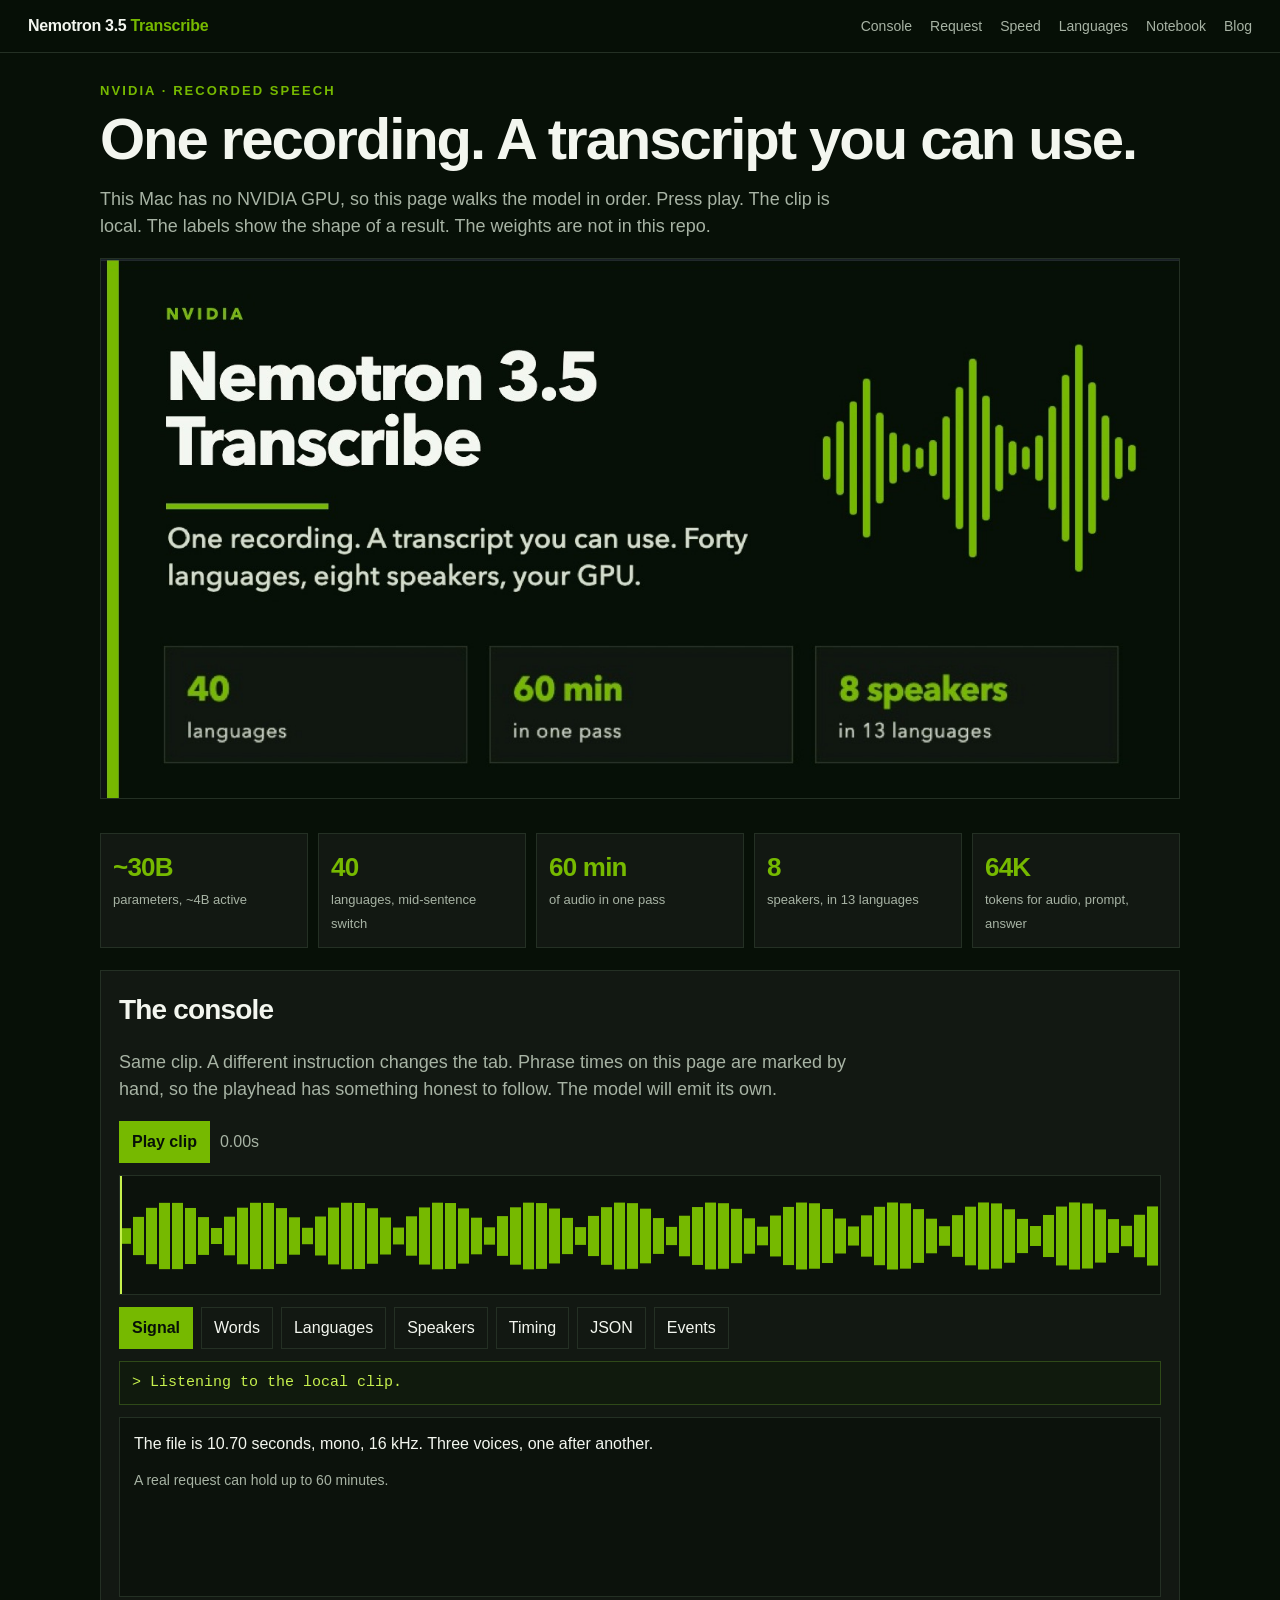
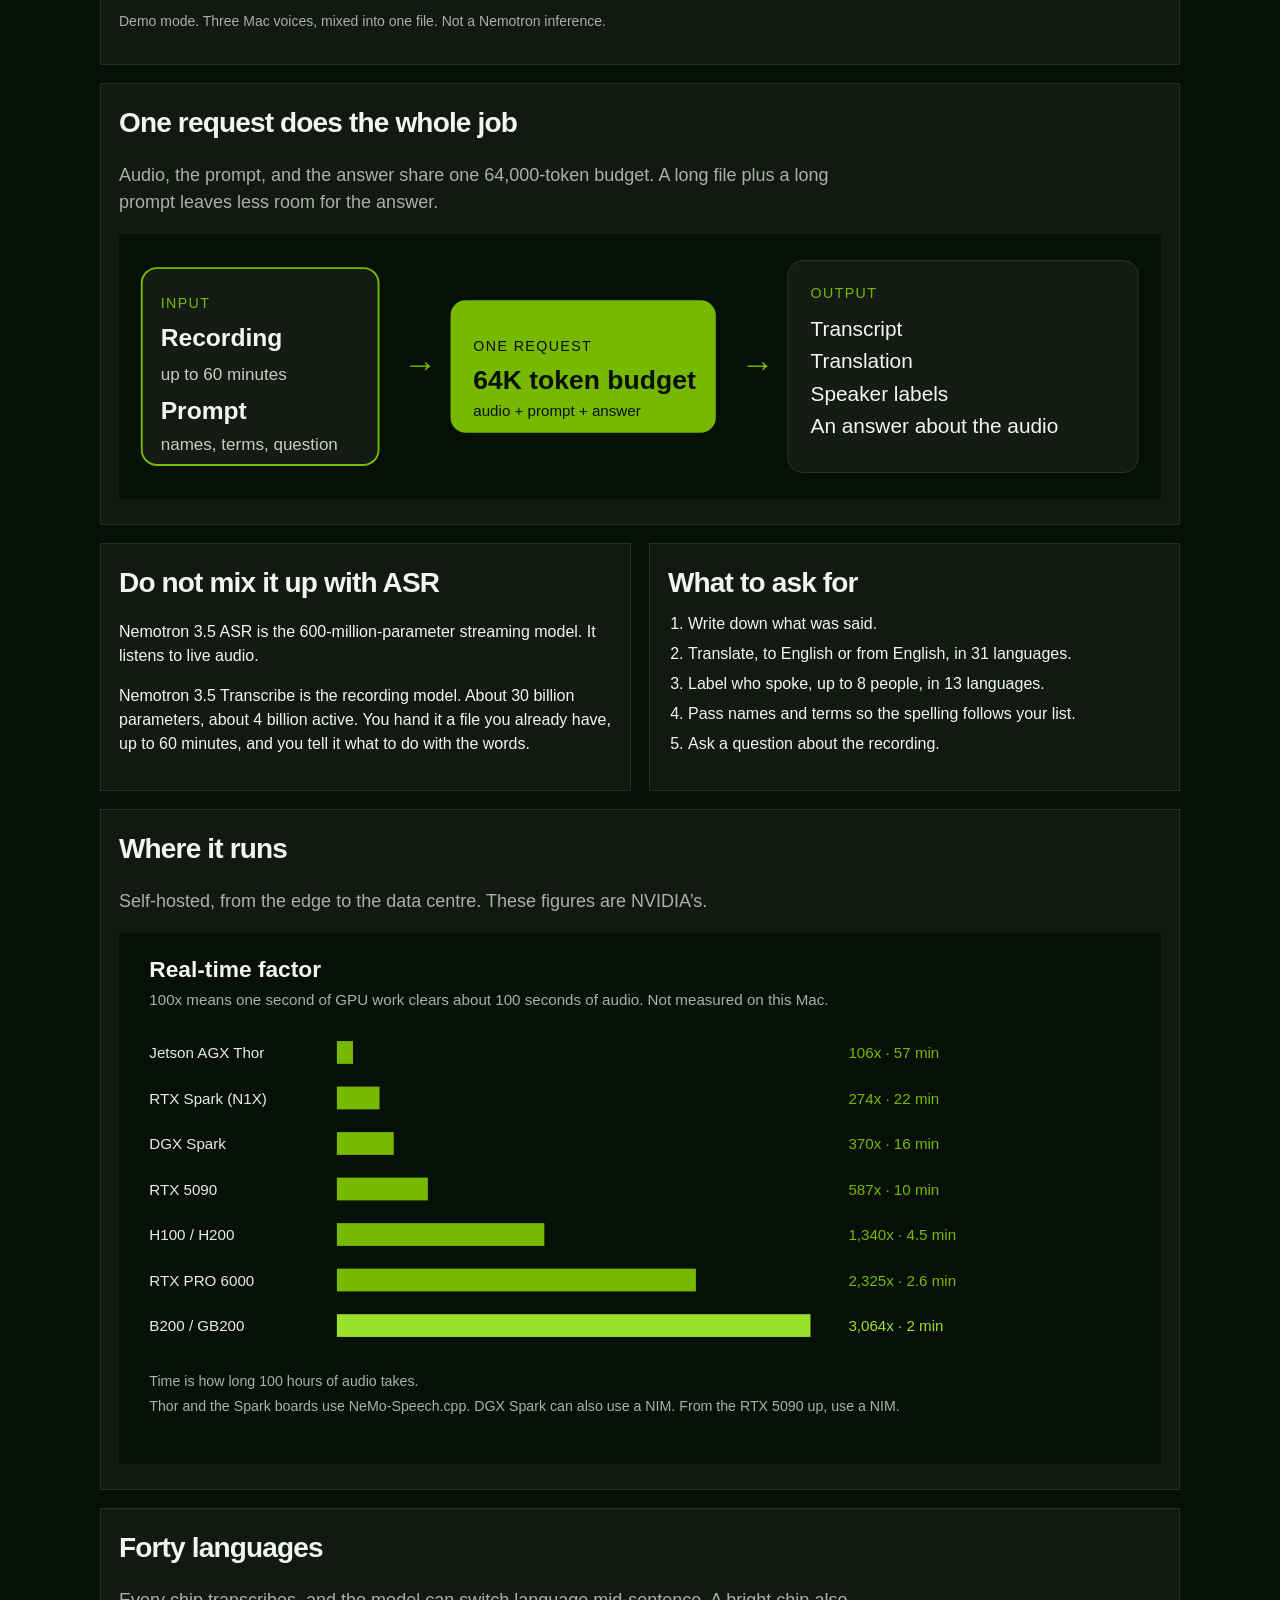
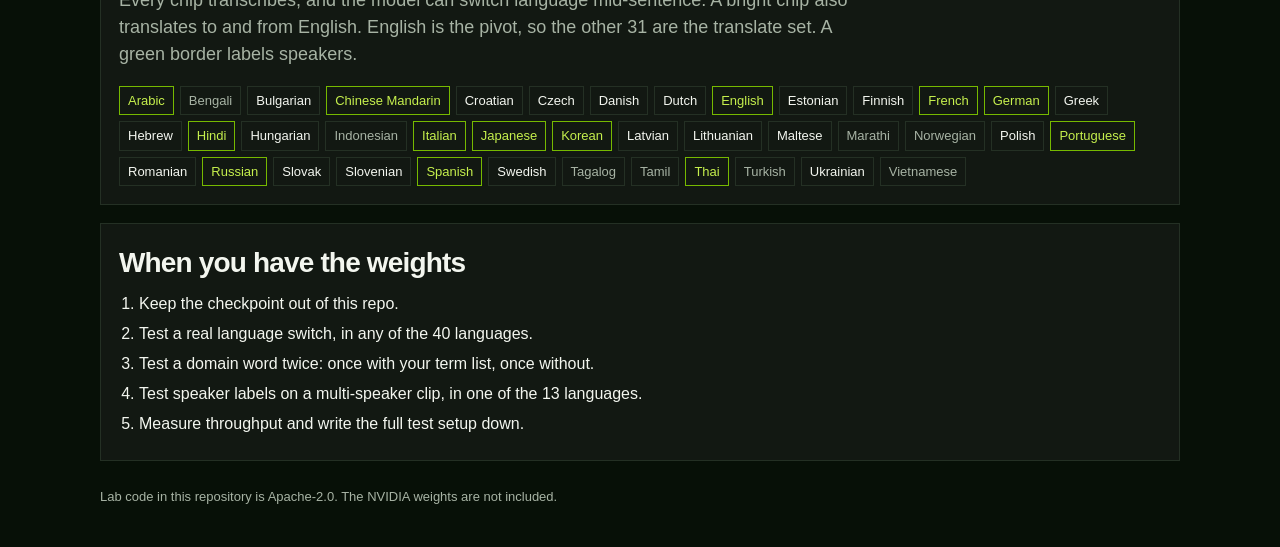
<file: index.html>
<!DOCTYPE html>
<html lang="en">
<head>
  <meta charset="utf-8" />
  <meta name="viewport" content="width=device-width, initial-scale=1" />
  <title>Nemotron 3.5 Transcribe — Showcase</title>
  <link rel="stylesheet" href="styles.css" />
</head>
<body>
  <nav class="nav">
    <a class="brand" href="#top">Nemotron 3.5 <span>Transcribe</span></a>
    <div class="nav-links">
      <a href="#console">Console</a>
      <a href="#path">Request</a>
      <a href="#speed">Speed</a>
      <a href="#languages">Languages</a>
      <a href="notebooks/nemotron_3_5_transcribe.ipynb">Notebook</a>
      <a href="BLOG.md">Blog</a>
    </div>
  </nav>

  <main class="wrap" id="top">
    <header class="hero">
      <p class="eyebrow">NVIDIA · recorded speech</p>
      <h1>One recording. A transcript you can use.</h1>
      <p class="sub">This Mac has no NVIDIA GPU, so this page walks the model in order. Press play. The clip is local. The labels show the shape of a result. The weights are not in this repo.</p>
      <img class="banner" src="assets/header.jpg" alt="NVIDIA Nemotron 3.5 Transcribe. One recording. A transcript you can use." />
    </header>

    <section class="stats" aria-label="Model snapshot">
      <div class="stat"><b>~30B</b><span>parameters, ~4B active</span></div>
      <div class="stat"><b>40</b><span>languages, mid-sentence switch</span></div>
      <div class="stat"><b>60 min</b><span>of audio in one pass</span></div>
      <div class="stat"><b>8</b><span>speakers, in 13 languages</span></div>
      <div class="stat"><b>64K</b><span>tokens for audio, prompt, answer</span></div>
    </section>

    <section class="panel" id="console">
      <h2>The console</h2>
      <p class="sub">Same clip. A different instruction changes the tab. Phrase times on this page are marked by hand, so the playhead has something honest to follow. The model will emit its own.</p>
      <div class="controls">
        <button class="btn primary" id="play" type="button">Play clip</button>
        <span class="hint" id="clock">0.00s</span>
      </div>
      <div class="wave-wrap">
        <canvas id="wave" width="1040" height="120"></canvas>
        <div class="playhead" id="playhead"></div>
      </div>
      <div class="tabs" role="tablist">
        <button class="tab" type="button" data-tab="signal" aria-selected="true">Signal</button>
        <button class="tab" type="button" data-tab="words">Words</button>
        <button class="tab" type="button" data-tab="languages">Languages</button>
        <button class="tab" type="button" data-tab="speakers">Speakers</button>
        <button class="tab" type="button" data-tab="timing">Timing</button>
        <button class="tab" type="button" data-tab="json">JSON</button>
        <button class="tab" type="button" data-tab="events">Events</button>
      </div>
      <div class="prompt" id="prompt"></div>
      <div class="out" id="out"></div>
      <p class="note">Demo mode. Three Mac voices, mixed into one file. Not a Nemotron inference.</p>
      <audio id="player" src="assets/demo.wav" preload="auto"></audio>
    </section>

    <section class="panel" id="path">
      <h2>One request does the whole job</h2>
      <p class="sub">Audio, the prompt, and the answer share one 64,000-token budget. A long file plus a long prompt leaves less room for the answer.</p>
      <img src="assets/flow.svg" alt="A recording and a prompt enter one 64K request and return a transcript, a translation, speaker labels, or an answer." />
    </section>

    <section class="grid-2">
      <div class="panel">
        <h2>Do not mix it up with ASR</h2>
        <p>Nemotron 3.5 ASR is the 600-million-parameter streaming model. It listens to live audio.</p>
        <p>Nemotron 3.5 Transcribe is the recording model. About 30 billion parameters, about 4 billion active. You hand it a file you already have, up to 60 minutes, and you tell it what to do with the words.</p>
      </div>
      <div class="panel">
        <h2>What to ask for</h2>
        <ol>
          <li>Write down what was said.</li>
          <li>Translate, to English or from English, in 31 languages.</li>
          <li>Label who spoke, up to 8 people, in 13 languages.</li>
          <li>Pass names and terms so the spelling follows your list.</li>
          <li>Ask a question about the recording.</li>
        </ol>
      </div>
    </section>

    <section class="panel" id="speed">
      <h2>Where it runs</h2>
      <p class="sub">Self-hosted, from the edge to the data centre. These figures are NVIDIA’s.</p>
      <img src="assets/throughput.svg" alt="Throughput chart. Jetson AGX Thor at 106x through B200 at 3,064x." />
    </section>

    <section class="panel" id="languages">
      <h2>Forty languages</h2>
      <p class="sub">Every chip transcribes, and the model can switch language mid-sentence. A bright chip also translates to and from English. English is the pivot, so the other 31 are the translate set. A green border labels speakers.</p>
      <div class="langs" id="langs"></div>
    </section>

    <section class="panel">
      <h2>When you have the weights</h2>
      <ol>
        <li>Keep the checkpoint out of this repo.</li>
        <li>Test a real language switch, in any of the 40 languages.</li>
        <li>Test a domain word twice: once with your term list, once without.</li>
        <li>Test speaker labels on a multi-speaker clip, in one of the 13 languages.</li>
        <li>Measure throughput and write the full test setup down.</li>
      </ol>
    </section>

    <footer>
      Lab code in this repository is Apache-2.0. The NVIDIA weights are not included.
    </footer>
  </main>
  <script src="app.js"></script>
</body>
</html>
</file>
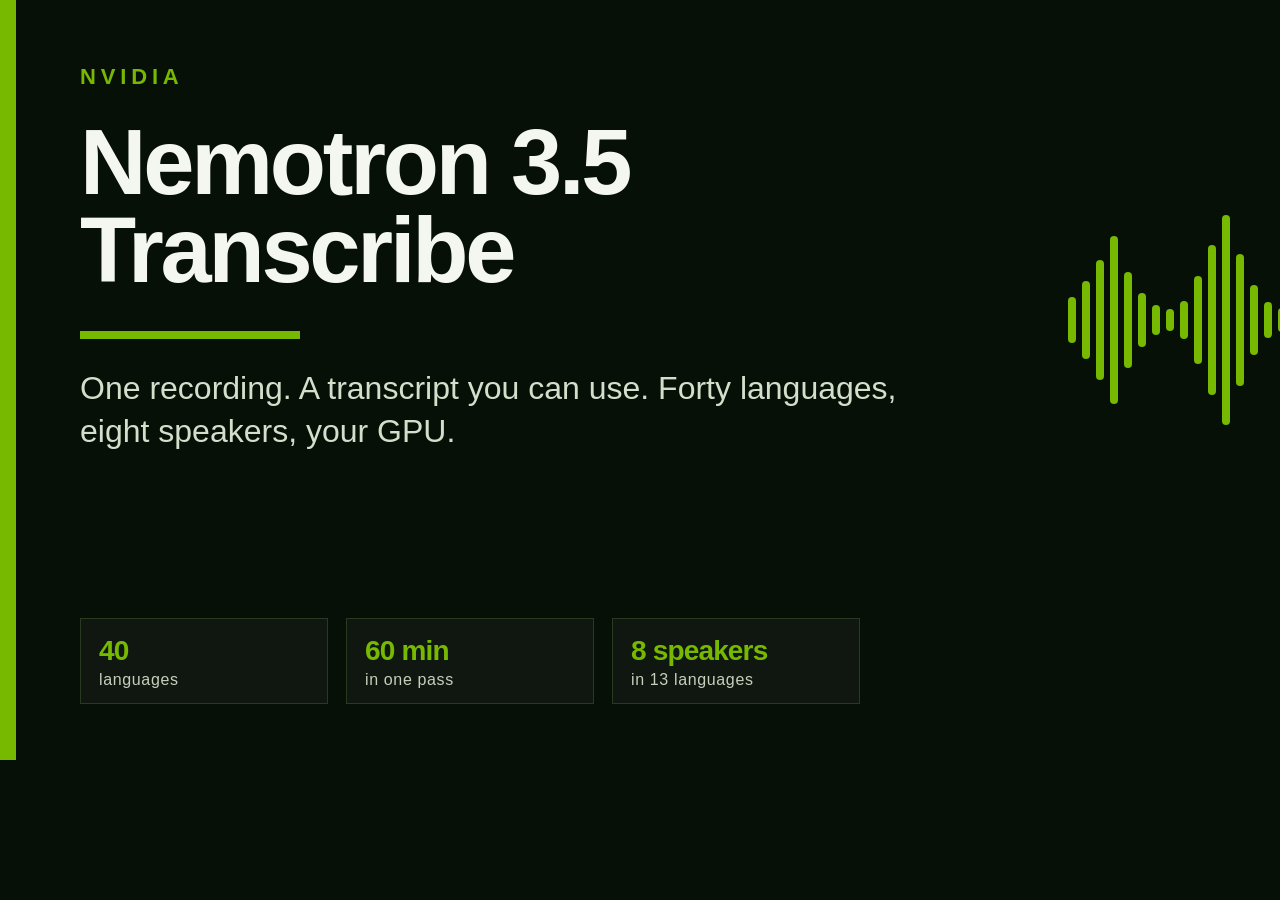
<file: assets/header.html>
<!DOCTYPE html>
<html lang="en">
<head>
  <meta charset="utf-8" />
  <title>Header</title>
  <style>
    html, body {
      margin: 0;
      width: 1600px;
      height: 760px;
      overflow: hidden;
      background: #071007;
      color: #f4f7ef;
      font-family: "Avenir Next", "Helvetica Neue", Helvetica, Arial, sans-serif;
    }
    .page {
      box-sizing: border-box;
      width: 1600px;
      height: 760px;
      padding: 64px 80px 56px;
      position: relative;
    }
    .bar {
      position: absolute;
      left: 0;
      top: 0;
      bottom: 0;
      width: 16px;
      background: #76b900;
    }
    .kicker {
      margin: 0;
      color: #76b900;
      font-size: 22px;
      font-weight: 700;
      letter-spacing: 0.22em;
    }
    h1 {
      margin: 28px 0 0;
      max-width: 980px;
      font-size: 92px;
      line-height: 0.96;
      font-weight: 650;
      letter-spacing: -0.035em;
    }
    .rule {
      width: 220px;
      height: 8px;
      margin-top: 36px;
      background: #76b900;
    }
    .deck {
      margin: 28px 0 0;
      max-width: 820px;
      font-size: 32px;
      line-height: 1.35;
      color: #d5decb;
      font-weight: 500;
    }
    .facts {
      position: absolute;
      left: 80px;
      bottom: 56px;
      display: flex;
      gap: 18px;
    }
    .fact {
      min-width: 210px;
      padding: 16px 18px 14px;
      border: 1px solid #2a3a22;
      background: #101710;
    }
    .fact b {
      display: block;
      color: #76b900;
      font-size: 28px;
      letter-spacing: -0.03em;
    }
    .fact span {
      display: block;
      margin-top: 4px;
      color: #c5d0bc;
      font-size: 16px;
      letter-spacing: 0.04em;
    }
    .wave {
      position: absolute;
      right: 72px;
      top: 180px;
      width: 460px;
      height: 280px;
      display: flex;
      align-items: center;
      gap: 6px;
    }
    .wave i {
      display: block;
      width: 8px;
      background: #76b900;
      border-radius: 4px;
    }
  </style>
</head>
<body>
  <div class="page">
    <div class="bar"></div>
    <p class="kicker">NVIDIA</p>
    <h1>Nemotron 3.5 Transcribe</h1>
    <div class="rule"></div>
    <p class="deck">One recording. A transcript you can use. Forty languages, eight speakers, your GPU.</p>
    <div class="facts">
      <div class="fact"><b>40</b><span>languages</span></div>
      <div class="fact"><b>60 min</b><span>in one pass</span></div>
      <div class="fact"><b>8 speakers</b><span>in 13 languages</span></div>
    </div>
    <div class="wave" aria-hidden="true">
      <i style="height:46px"></i><i style="height:78px"></i><i style="height:120px"></i>
      <i style="height:168px"></i><i style="height:96px"></i><i style="height:54px"></i>
      <i style="height:30px"></i><i style="height:22px"></i><i style="height:38px"></i>
      <i style="height:88px"></i><i style="height:150px"></i><i style="height:210px"></i>
      <i style="height:132px"></i><i style="height:70px"></i><i style="height:36px"></i>
      <i style="height:24px"></i><i style="height:48px"></i><i style="height:110px"></i>
      <i style="height:176px"></i><i style="height:240px"></i><i style="height:160px"></i>
      <i style="height:90px"></i><i style="height:44px"></i><i style="height:28px"></i>
    </div>
  </div>
</body>
</html>
</file>
<file: styles.css>
:root {
  --green: #76b900;
  --green-2: #c6f04d;
  --ink: #071007;
  --card: #121812;
  --line: #243024;
  --text: #f3f6ef;
  --muted: #a7b3a4;
  --agent: #76b900;
  --customer: #c6f04d;
  --supervisor: #f4f7ef;
}

* { box-sizing: border-box; }
html { scroll-behavior: smooth; }
body {
  margin: 0;
  background: var(--ink);
  color: var(--text);
  font-family: "Avenir Next", "Helvetica Neue", Helvetica, Arial, sans-serif;
  line-height: 1.5;
}
a { color: var(--green); }
img { max-width: 100%; height: auto; }

.nav {
  position: sticky;
  top: 0;
  z-index: 5;
  display: flex;
  justify-content: space-between;
  align-items: center;
  gap: 16px;
  padding: 14px 28px;
  background: rgba(7, 16, 7, 0.92);
  border-bottom: 1px solid var(--line);
  backdrop-filter: blur(8px);
}
.brand { color: var(--text); text-decoration: none; font-weight: 650; letter-spacing: -0.02em; }
.brand span { color: var(--green); }
.nav-links { display: flex; flex-wrap: wrap; gap: 14px 18px; }
.nav-links a { color: var(--muted); text-decoration: none; font-size: 14px; white-space: nowrap; }
.nav-links a:hover { color: var(--text); }

.wrap { width: min(1080px, calc(100% - 32px)); margin: 0 auto; }
.hero { padding: 28px 0 8px; }
.eyebrow {
  margin: 0 0 8px;
  color: var(--green);
  font-size: 13px;
  font-weight: 700;
  letter-spacing: 0.16em;
  text-transform: uppercase;
}
h1 {
  margin: 0;
  font-size: clamp(36px, 5vw, 58px);
  line-height: 1.02;
  letter-spacing: -0.035em;
}
.sub { color: var(--muted); font-size: 18px; max-width: 740px; }
.banner { display: block; width: 100%; margin: 18px 0; border: 1px solid var(--line); }

.stats {
  display: grid;
  grid-template-columns: repeat(5, 1fr);
  gap: 10px;
  margin: 8px 0 22px;
}
.stat {
  background: var(--card);
  border: 1px solid var(--line);
  padding: 14px 12px 12px;
}
.stat b { display: block; color: var(--green); font-size: 26px; letter-spacing: -0.03em; }
.stat span { color: var(--muted); font-size: 13px; }

.panel {
  background: var(--card);
  border: 1px solid var(--line);
  padding: 18px;
  margin-bottom: 18px;
}
h2 { margin: 0 0 8px; font-size: 28px; letter-spacing: -0.03em; }
h3 { margin: 0 0 8px; font-size: 18px; }

.tabs { display: flex; flex-wrap: wrap; gap: 8px; margin: 12px 0; }
.tab, .btn {
  border: 1px solid var(--line);
  background: transparent;
  color: var(--text);
  padding: 8px 12px;
  font: inherit;
  cursor: pointer;
  text-decoration: none;
}
.tab[aria-selected="true"], .btn.primary { background: var(--green); color: #071007; border-color: var(--green); font-weight: 700; }
.controls { display: flex; flex-wrap: wrap; gap: 10px; align-items: center; }
.hint { color: var(--muted); font-variant-numeric: tabular-nums; }

.wave-wrap {
  position: relative;
  height: 120px;
  background: #0c120c;
  border: 1px solid var(--line);
  margin: 12px 0;
}
canvas { width: 100%; height: 120px; display: block; }
.playhead {
  position: absolute;
  top: 0;
  bottom: 0;
  width: 2px;
  background: var(--green-2);
  left: 0;
}

.prompt {
  border: 1px solid #2f4a18;
  background: #101a0d;
  color: var(--green-2);
  padding: 10px 12px;
  font-family: ui-monospace, "SFMono-Regular", Menlo, Consolas, monospace;
  font-size: 15px;
}
.out {
  min-height: 180px;
  margin-top: 12px;
  padding: 14px;
  background: #0c120c;
  border: 1px solid var(--line);
}
.phrase { margin: 0 0 8px; }
.phrase b { font-weight: 700; }
.who-1 { color: var(--agent); }
.who-2 { color: var(--customer); }
.who-3 { color: var(--supervisor); }
.phrase.on { background: #1c2a14; }
.lane { display: grid; grid-template-columns: 110px 1fr; gap: 8px; align-items: center; margin: 8px 0; }
.track { position: relative; height: 28px; background: #0c120c; border: 1px solid var(--line); }
.seg { position: absolute; top: 4px; bottom: 4px; background: var(--green); }
.seg.s2 { background: var(--customer); }
.seg.s3 { background: #dfe8d4; }
pre {
  margin: 0;
  white-space: pre-wrap;
  font-family: ui-monospace, "SFMono-Regular", Menlo, Consolas, monospace;
  font-size: 14px;
  color: #d5decb;
}
.note { color: var(--muted); font-size: 14px; }

.grid-2 { display: grid; grid-template-columns: 1fr 1fr; gap: 18px; }
.langs { display: flex; flex-wrap: wrap; gap: 6px; }
.chip {
  border: 1px solid var(--line);
  padding: 4px 8px;
  font-size: 13px;
  color: var(--muted);
}
.chip.tr { color: var(--text); }
.chip.sp { border-color: var(--green); color: var(--green-2); }
table { width: 100%; border-collapse: collapse; font-size: 15px; }
th, td { text-align: left; padding: 8px 6px; border-bottom: 1px solid var(--line); }
th { color: var(--muted); font-weight: 600; }
ol { margin: 8px 0 0; padding-left: 20px; }
li { margin: 6px 0; }
footer { color: var(--muted); font-size: 13px; padding: 8px 0 40px; }

@media (max-width: 800px) {
  .stats, .grid-2 { grid-template-columns: 1fr 1fr; }
  .nav { align-items: flex-start; flex-direction: column; }
  h2 { font-size: 24px; }
}
@media (max-width: 560px) {
  .stats { grid-template-columns: 1fr 1fr; }
  .grid-2 { grid-template-columns: 1fr; }
}
</file>
